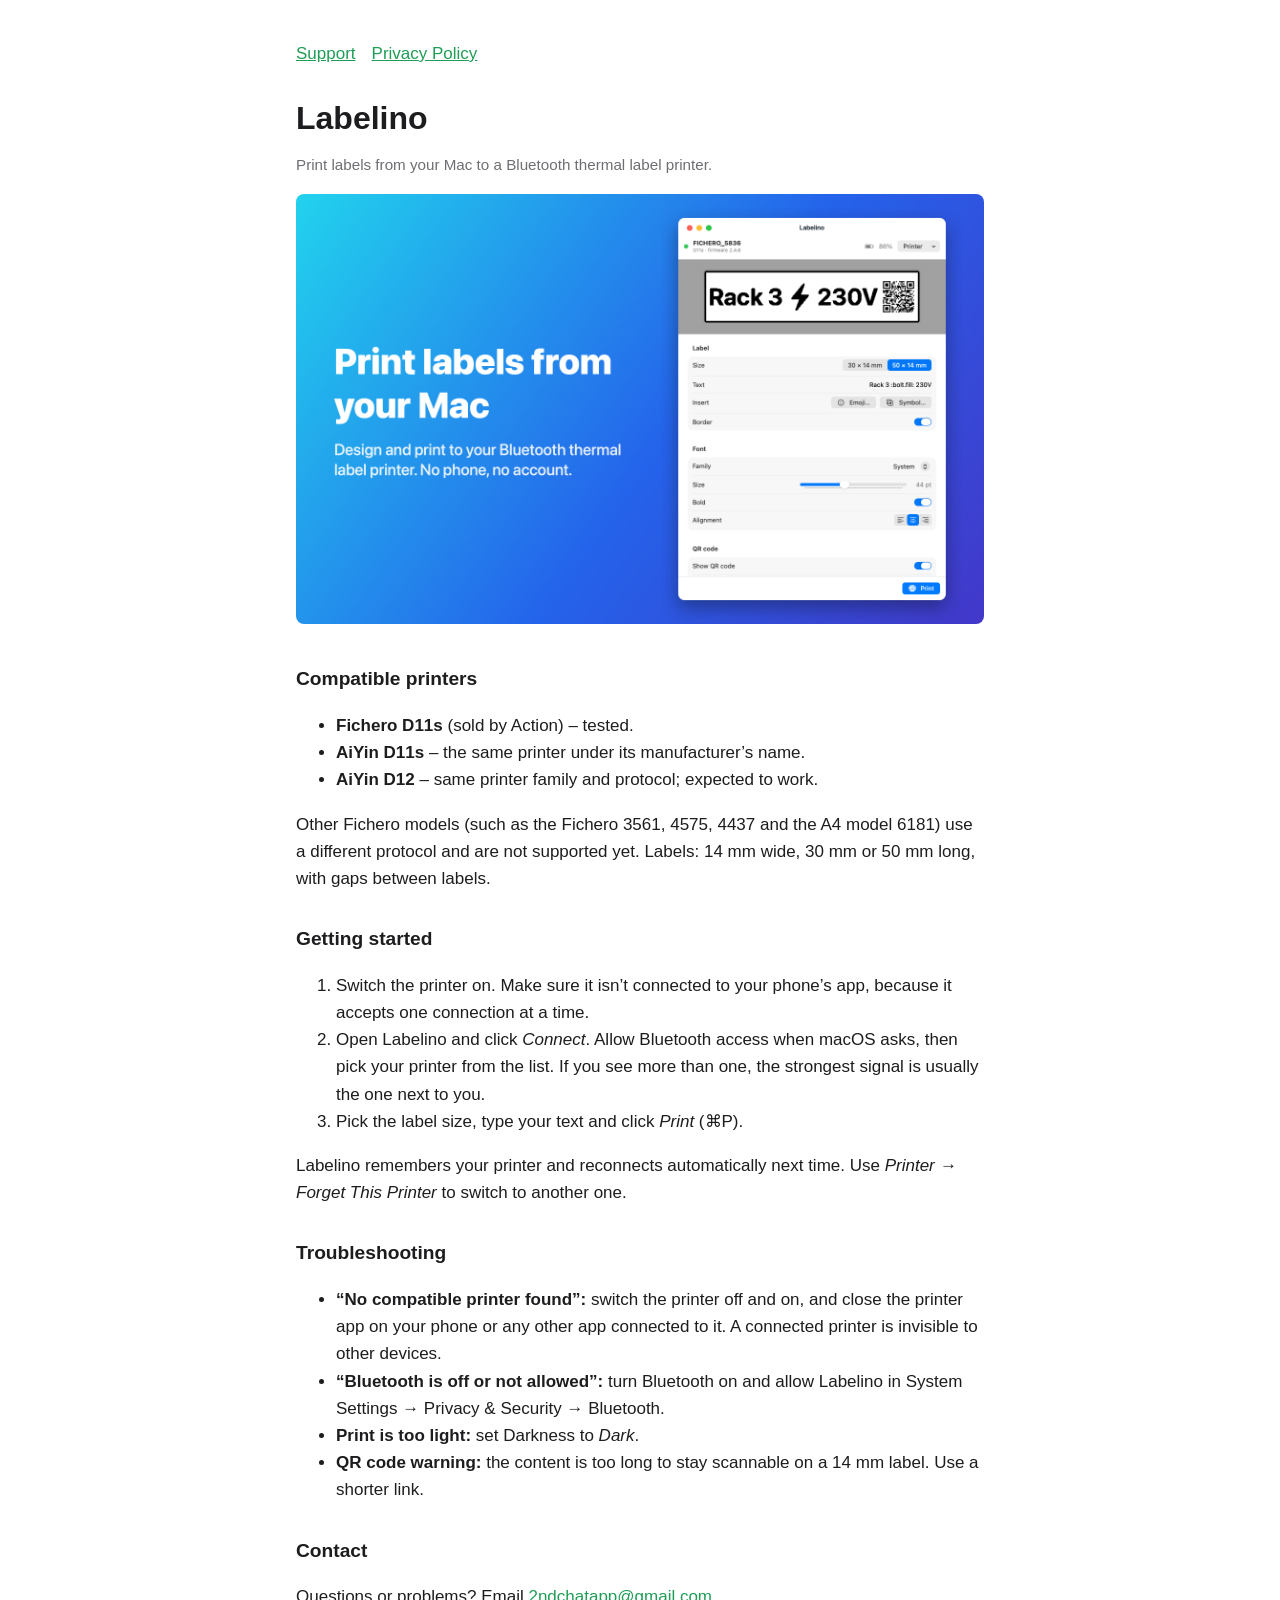
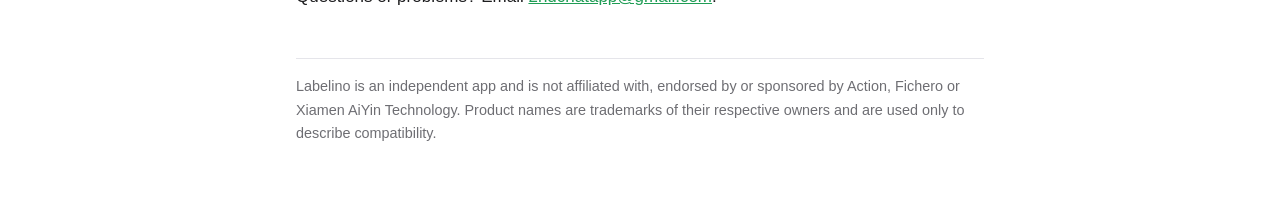
<file: index.html>
<!doctype html>
<html lang="en">
<head>
<meta charset="utf-8">
<meta name="viewport" content="width=device-width, initial-scale=1">
<title>Labelino – Support</title>
<link rel="stylesheet" href="style.css">
</head>
<body>
<main>
<nav><a href="index.html">Support</a><a href="privacy.html">Privacy Policy</a></nav>

<h1>Labelino</h1>
<p class="muted">Print labels from your Mac to a Bluetooth thermal label printer.</p>
<p><img src="screenshots/1-print-labels.png" alt="Labelino designing a 50 × 14 mm label with a symbol and a QR code" style="max-width:100%;border-radius:8px"></p>

<h2>Compatible printers</h2>
<ul>
  <li><strong>Fichero D11s</strong> (sold by Action) – tested.</li>
  <li><strong>AiYin D11s</strong> – the same printer under its manufacturer’s name.</li>
  <li><strong>AiYin D12</strong> – same printer family and protocol; expected to work.</li>
</ul>
<p>Other Fichero models (such as the Fichero 3561, 4575, 4437 and the A4 model 6181) use a different protocol and are not supported yet. Labels: 14 mm wide, 30 mm or 50 mm long, with gaps between labels.</p>

<h2>Getting started</h2>
<ol>
  <li>Switch the printer on. Make sure it isn’t connected to your phone’s app, because it accepts one connection at a time.</li>
  <li>Open Labelino and click <em>Connect</em>. Allow Bluetooth access when macOS asks, then pick your printer from the list. If you see more than one, the strongest signal is usually the one next to you.</li>
  <li>Pick the label size, type your text and click <em>Print</em> (⌘P).</li>
</ol>
<p>Labelino remembers your printer and reconnects automatically next time. Use <em>Printer → Forget This Printer</em> to switch to another one.</p>

<h2>Troubleshooting</h2>
<ul>
  <li><strong>“No compatible printer found”:</strong> switch the printer off and on, and close the printer app on your phone or any other app connected to it. A connected printer is invisible to other devices.</li>
  <li><strong>“Bluetooth is off or not allowed”:</strong> turn Bluetooth on and allow Labelino in System Settings → Privacy &amp; Security → Bluetooth.</li>
  <li><strong>Print is too light:</strong> set Darkness to <em>Dark</em>.</li>
  <li><strong>QR code warning:</strong> the content is too long to stay scannable on a 14 mm label. Use a shorter link.</li>
</ul>

<h2>Contact</h2>
<p>Questions or problems? Email <a href="mailto:2ndchatapp@gmail.com">2ndchatapp@gmail.com</a>.</p>

<footer>Labelino is an independent app and is not affiliated with, endorsed by or sponsored by Action, Fichero or Xiamen AiYin Technology. Product names are trademarks of their respective owners and are used only to describe compatibility.</footer>
</main>
</body>
</html>
</file>
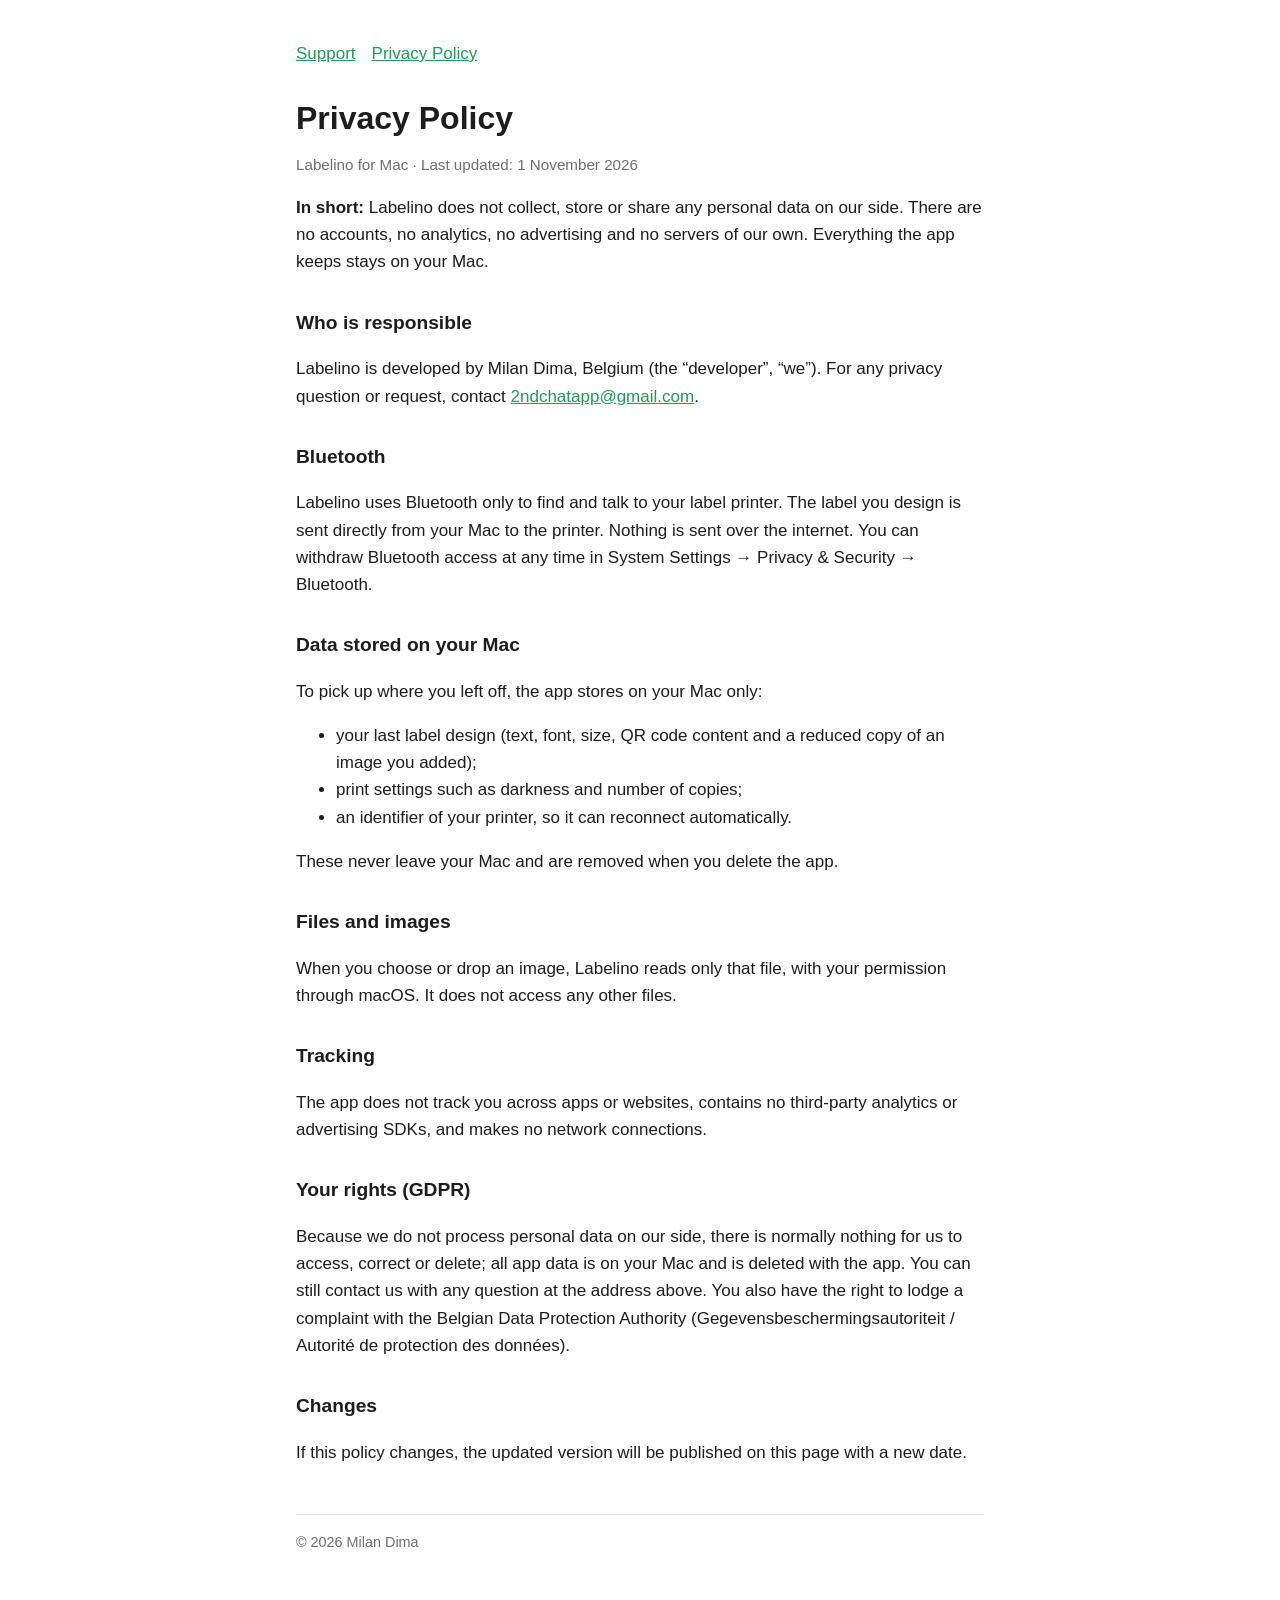
<file: privacy.html>
<!doctype html>
<html lang="en">
<head>
<meta charset="utf-8">
<meta name="viewport" content="width=device-width, initial-scale=1">
<title>Labelino – Privacy Policy</title>
<link rel="stylesheet" href="style.css">
</head>
<body>
<main>
<nav><a href="index.html">Support</a><a href="privacy.html">Privacy Policy</a></nav>

<h1>Privacy Policy</h1>
<p class="muted">Labelino for Mac · Last updated: 1 November 2026</p>

<p><strong>In short:</strong> Labelino does not collect, store or share any personal data on our side. There are no accounts, no analytics, no advertising and no servers of our own. Everything the app keeps stays on your Mac.</p>

<h2>Who is responsible</h2>
<p>Labelino is developed by Milan Dima, Belgium (the “developer”, “we”). For any privacy question or request, contact <a href="mailto:2ndchatapp@gmail.com">2ndchatapp@gmail.com</a>.</p>

<h2>Bluetooth</h2>
<p>Labelino uses Bluetooth only to find and talk to your label printer. The label you design is sent directly from your Mac to the printer. Nothing is sent over the internet. You can withdraw Bluetooth access at any time in System Settings → Privacy &amp; Security → Bluetooth.</p>

<h2>Data stored on your Mac</h2>
<p>To pick up where you left off, the app stores on your Mac only:</p>
<ul>
  <li>your last label design (text, font, size, QR code content and a reduced copy of an image you added);</li>
  <li>print settings such as darkness and number of copies;</li>
  <li>an identifier of your printer, so it can reconnect automatically.</li>
</ul>
<p>These never leave your Mac and are removed when you delete the app.</p>

<h2>Files and images</h2>
<p>When you choose or drop an image, Labelino reads only that file, with your permission through macOS. It does not access any other files.</p>

<h2>Tracking</h2>
<p>The app does not track you across apps or websites, contains no third-party analytics or advertising SDKs, and makes no network connections.</p>

<h2>Your rights (GDPR)</h2>
<p>Because we do not process personal data on our side, there is normally nothing for us to access, correct or delete; all app data is on your Mac and is deleted with the app. You can still contact us with any question at the address above. You also have the right to lodge a complaint with the Belgian Data Protection Authority (Gegevensbeschermingsautoriteit / Autorité de protection des données).</p>

<h2>Changes</h2>
<p>If this policy changes, the updated version will be published on this page with a new date.</p>

<footer>© 2026 Milan Dima</footer>
</main>
</body>
</html>
</file>
<file: style.css>
:root { --bg:#ffffff; --fg:#1d1d1f; --muted:#6e6e73; --accent:#1f9d55; --line:#e5e5ea; }
@media (prefers-color-scheme: dark) { :root { --bg:#111113; --fg:#f5f5f7; --muted:#a1a1a6; --accent:#4ade80; --line:#2c2c2e; } }
* { box-sizing: border-box; }
body { margin:0; background:var(--bg); color:var(--fg); font:17px/1.6 -apple-system, BlinkMacSystemFont, "Segoe UI", Roboto, sans-serif; }
main { max-width: 720px; margin: 0 auto; padding: 40px 16px 64px; }
h1 { font-size: 2rem; line-height: 1.2; margin: 0 0 4px; }
h2 { font-size: 1.2rem; margin: 32px 0 8px; }
p, li { color: var(--fg); }
.muted { color: var(--muted); font-size: .95rem; }
a { color: var(--accent); }
nav { margin-bottom: 32px; display:flex; gap:16px; }
footer { margin-top: 48px; padding-top: 16px; border-top: 1px solid var(--line); color: var(--muted); font-size: .9rem; }
</file>
